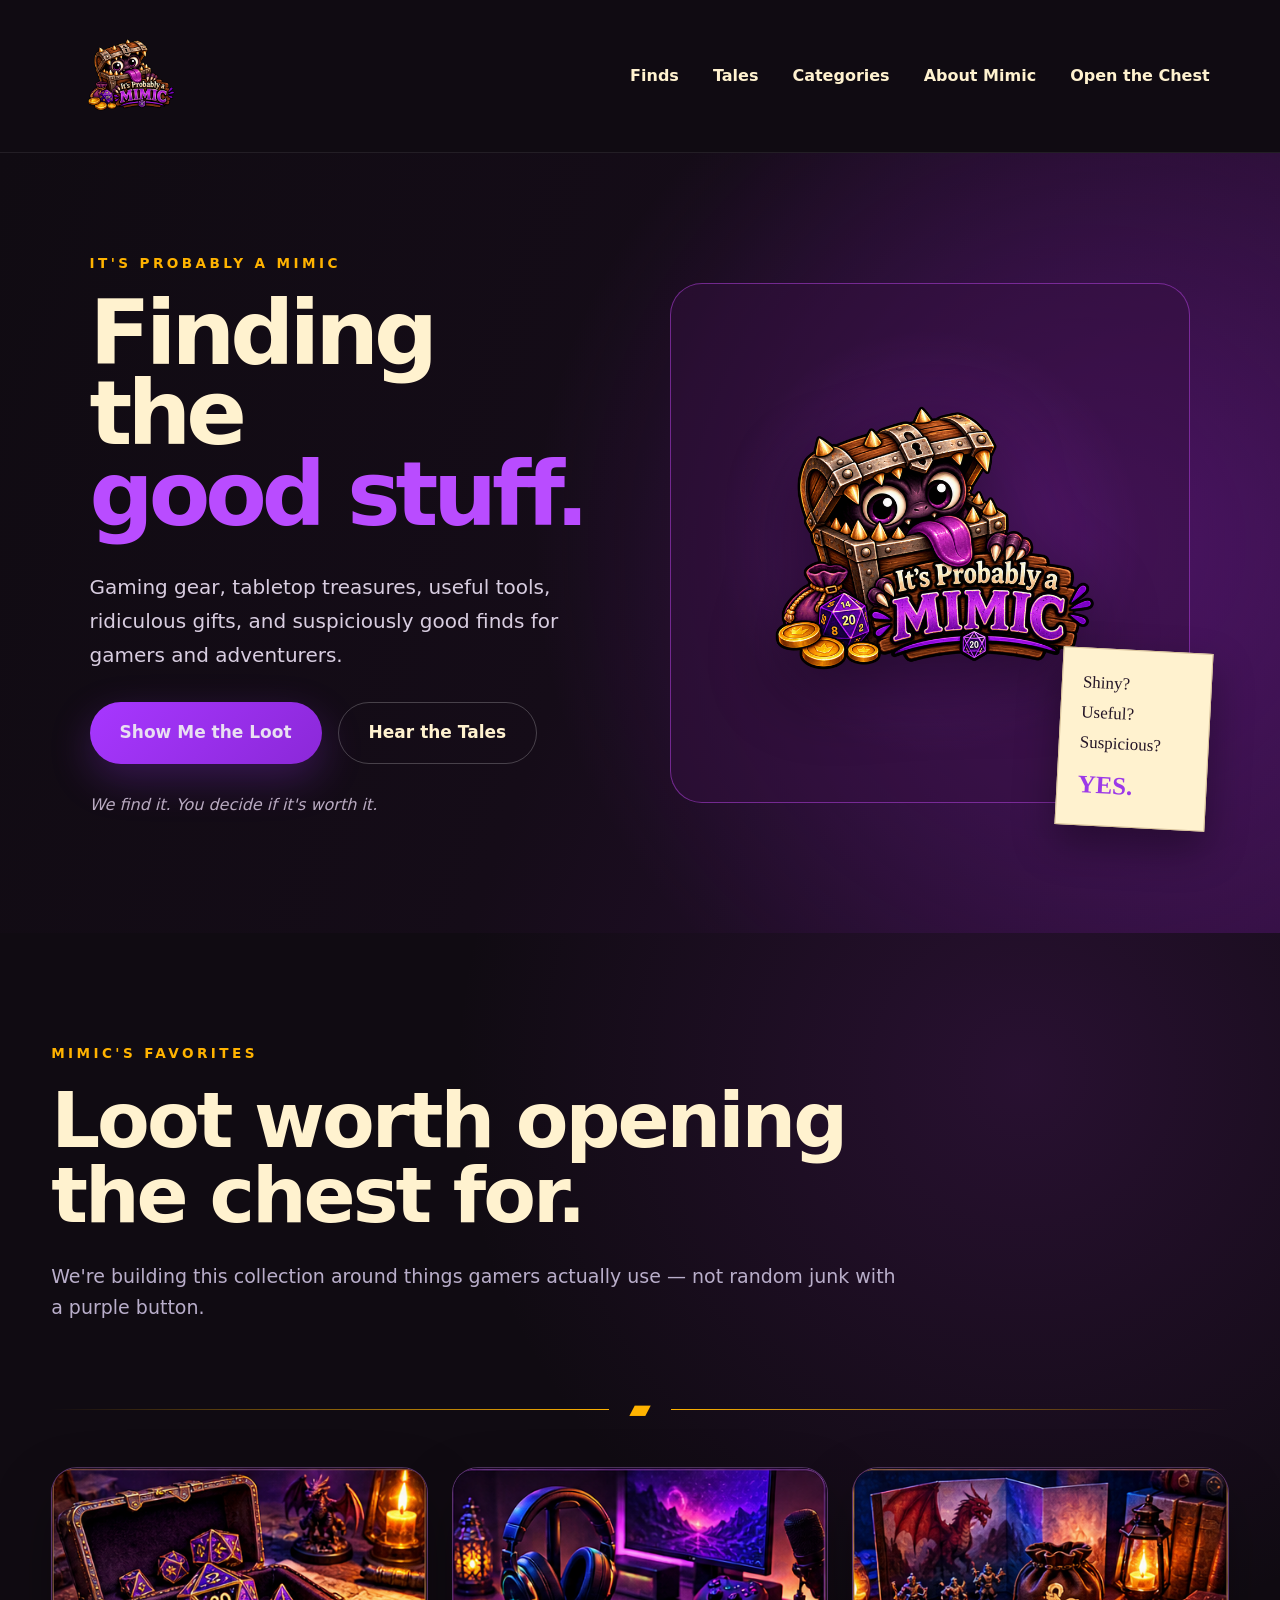
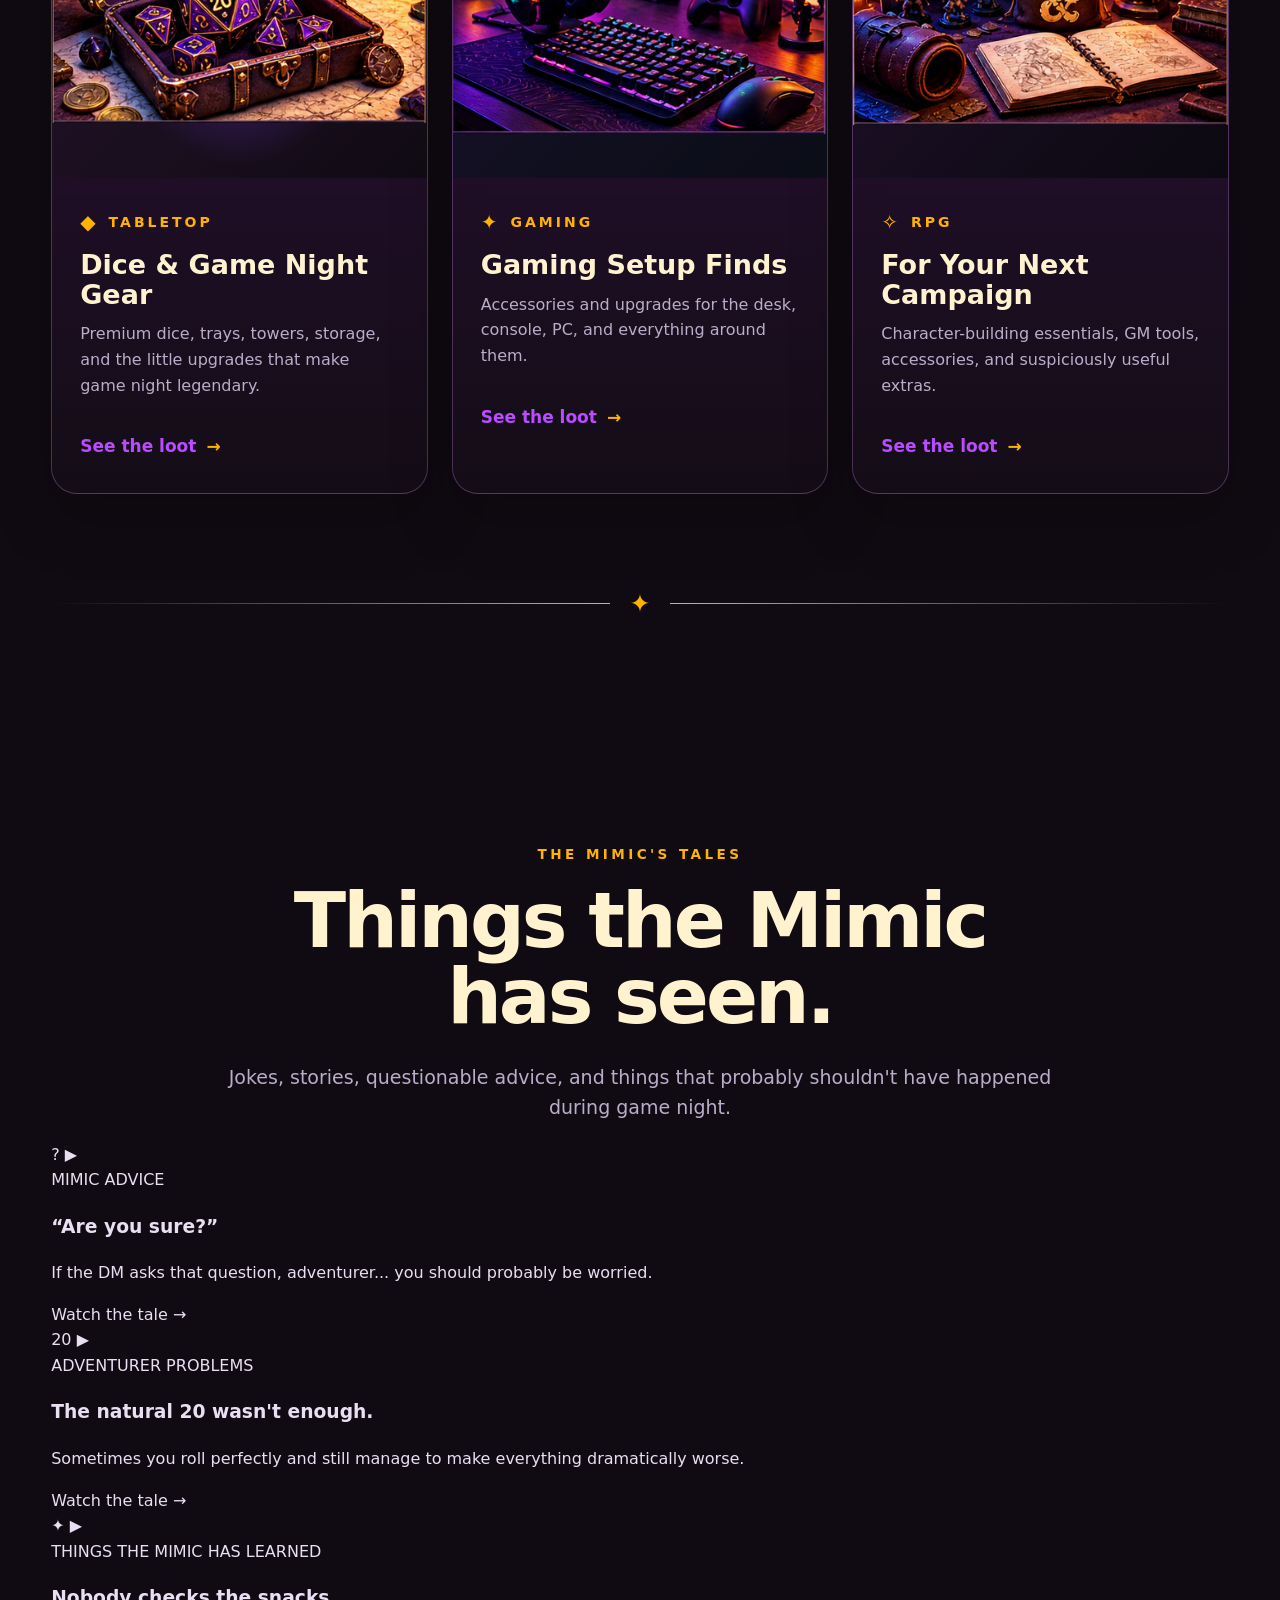
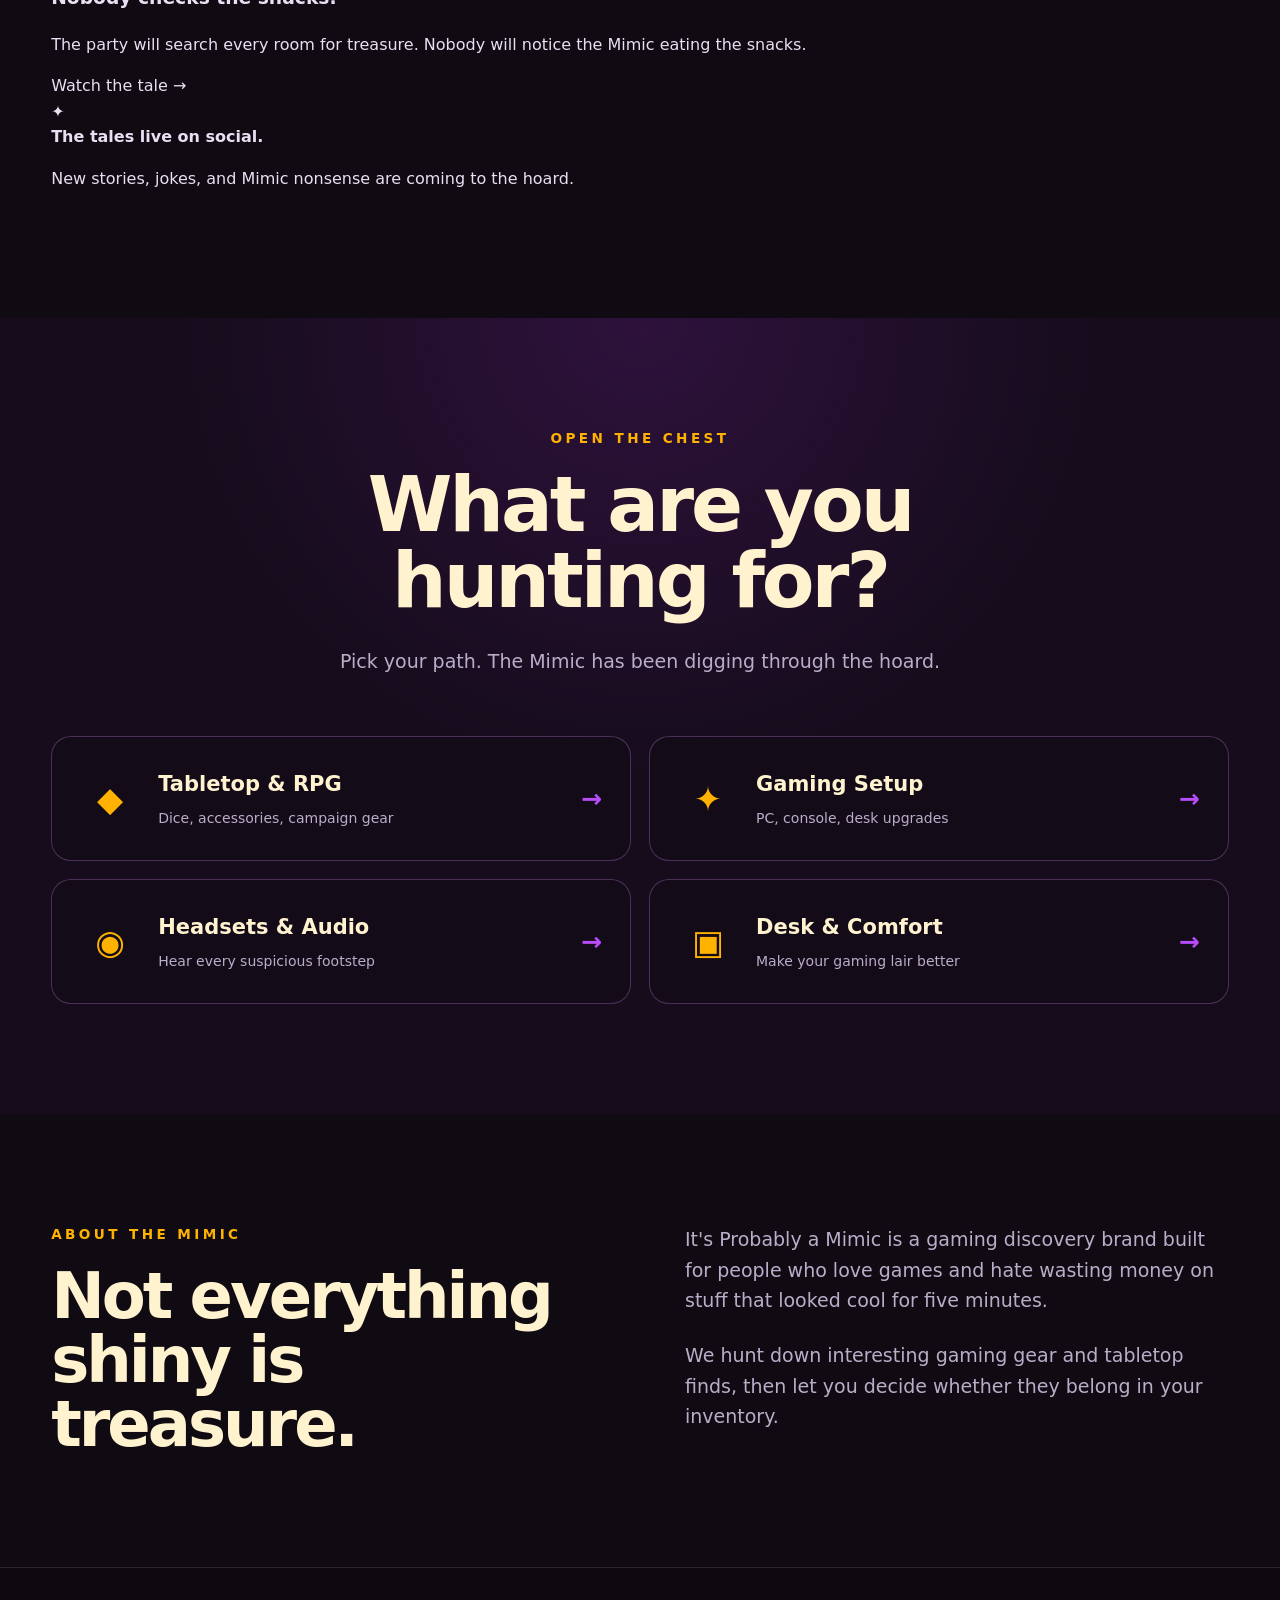
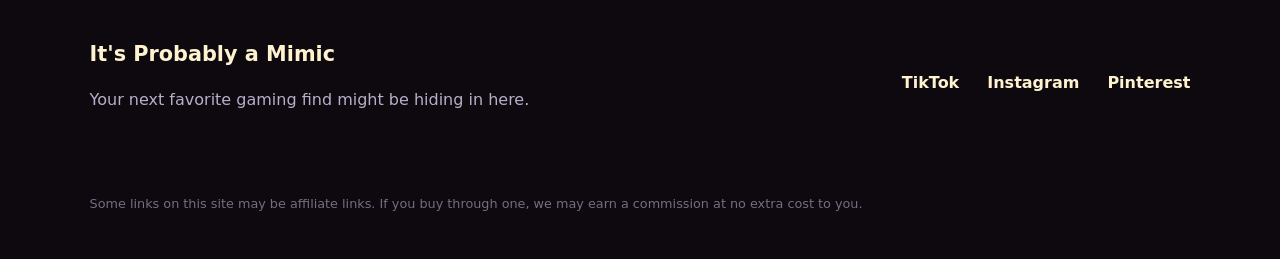
<file: index.html>
<!doctype html>
<html lang="en">
<head>
<meta charset="utf-8">
<meta name="viewport" content="width=device-width, initial-scale=1">

<meta name="description" content="It's Probably a Mimic — gaming gear, tabletop treasures, useful tools, ridiculous gifts, and suspiciously good finds.">

<title>It's Probably a Mimic | Gaming Loot Worth Finding</title>

<link rel="stylesheet" href="styles.css">
</head>

<body>

<header class="site-header">
  <a class="brand" href="#">
    <img src="mimic-logo.png" alt="It's Probably a Mimic">
  </a>

  <nav class="main-nav">
    <a href="#loot">Finds</a>
    <a href="#tales">Tales</a>
    <a href="#categories">Categories</a>
    <a href="#about">About Mimic</a>
    <a class="nav-cta" href="#categories">Open the Chest</a>
  </nav>
</header>


<main>

  <!-- HERO -->
  <section class="hero">

    <div class="hero-copy">

      <p class="eyebrow">IT'S PROBABLY A MIMIC</p>

      <h1>
        Finding the<br>
        <span>good stuff.</span>
      </h1>

      <p class="hero-text">
        Gaming gear, tabletop treasures, useful tools, ridiculous gifts,
        and suspiciously good finds for gamers and adventurers.
      </p>

      <div class="hero-actions">
        <a class="button primary" href="#loot">Show Me the Loot</a>
        <a class="button secondary" href="#tales">Hear the Tales</a>
      </div>

      <p class="hero-note">
        We find it. You decide if it's worth it.
      </p>

    </div>


    <div class="hero-visual">

      <img
        class="hero-mimic"
        src="mimic-logo.png"
        alt="It's Probably a Mimic mascot"
      >

      <div class="mimic-note">
        <span>Shiny?</span>
        <span>Useful?</span>
        <span>Suspicious?</span>
        <strong>YES.</strong>
      </div>

    </div>

  </section>


  <!-- FAVORITES -->
  <section id="loot" class="section loot-section">

    <div class="section-heading">

      <p class="eyebrow">MIMIC'S FAVORITES</p>

      <h2>
        Loot worth opening the
        chest for.
      </h2>

      <p>
        We're building this collection around things gamers actually use —
        not random junk with a purple button.
      </p>

    </div>


    <div class="treasure-divider">
      <span></span>
      <div class="treasure-icon">▰</div>
      <span></span>
    </div>


    <div class="loot-grid">

      <!-- TABLETOP -->
      <article class="loot-card tabletop-card">

        <div class="loot-image tabletop-image">
          <img
            class="loot-card-image"
            src="tabletop-dice-gear.png"
            alt="Tabletop dice and game night gear"
          >
        </div>

        <div class="loot-content">

          <div class="loot-label">
            <span class="loot-symbol">◆</span>
            <span>TABLETOP</span>
          </div>

          <h3>Dice &amp; Game Night Gear</h3>

          <p>
            Premium dice, trays, towers, storage, and the little upgrades
            that make game night legendary.
          </p>

          <a
            href="https://fanrolldice.com/itsprobablyamimic"
            class="text-link"
            target="_blank"
            rel="noopener noreferrer"
          >
            See the loot <span>→</span>
          </a>

        </div>

      </article>


      <!-- GAMING -->
      <article class="loot-card gaming-card">

        <div class="loot-image gaming-image">
          <img
            class="loot-card-image"
            src="gaming-setup-finds.png"
            alt="Gaming setup and gaming accessories"
          >
        </div>

        <div class="loot-content">

          <div class="loot-label">
            <span class="loot-symbol">✦</span>
            <span>GAMING</span>
          </div>

          <h3>Gaming Setup Finds</h3>

          <p>
            Accessories and upgrades for the desk, console, PC,
            and everything around them.
          </p>

          <a
            href="https://baileywiki.com?fpr=i6c6bt"
            class="text-link"
            target="_blank"
            rel="noopener noreferrer"
          >
            See the loot <span>→</span>
          </a>

        </div>

      </article>


      <!-- RPG -->
      <article class="loot-card rpg-card">

        <div class="loot-image rpg-image">
          <img
            class="loot-card-image"
            src="rpg-campaign-finds.png"
            alt="RPG campaign gear and tabletop accessories"
          >
        </div>

        <div class="loot-content">

          <div class="loot-label">
            <span class="loot-symbol">✧</span>
            <span>RPG</span>
          </div>

          <h3>For Your Next Campaign</h3>

          <p>
            Character-building essentials, GM tools, accessories,
            and suspiciously useful extras.
          </p>

          <a
            href="https://minva-tabletop-design-co.myshopify.com/?ref=MIMIC"
            class="text-link"
            target="_blank"
            rel="noopener noreferrer"
          >
            See the loot <span>→</span>
          </a>

        </div>

      </article>

    </div>


    <div class="section-transition">
      <span></span>
      <div>✦</div>
      <span></span>
    </div>

  </section>


  <!-- THE MIMIC'S TALES -->
  <section id="tales" class="section tales-section">

    <div class="section-heading centered">

      <p class="eyebrow">THE MIMIC'S TALES</p>

      <h2>
        Things the Mimic has seen.
      </h2>

      <p>
        Jokes, stories, questionable advice, and things that probably
        shouldn't have happened during game night.
      </p>

    </div>


    <div class="tales-grid">

      <!-- TALE 1 -->
      <article class="tale-card">

        <div class="tale-art tale-art-chest">
          <span class="tale-art-symbol">?</span>
          <span class="tale-play">▶</span>
        </div>

        <div class="tale-content">

          <span class="tale-label">MIMIC ADVICE</span>

          <h3>
            “Are you sure?”
          </h3>

          <p>
            If the DM asks that question, adventurer...
            you should probably be worried.
          </p>

          <a href="#" class="tale-link">
            Watch the tale <span>→</span>
          </a>

        </div>

      </article>


      <!-- TALE 2 -->
      <article class="tale-card">

        <div class="tale-art tale-art-dice">
          <span class="tale-art-symbol">20</span>
          <span class="tale-play">▶</span>
        </div>

        <div class="tale-content">

          <span class="tale-label">ADVENTURER PROBLEMS</span>

          <h3>
            The natural 20 wasn't enough.
          </h3>

          <p>
            Sometimes you roll perfectly and still manage
            to make everything dramatically worse.
          </p>

          <a href="#" class="tale-link">
            Watch the tale <span>→</span>
          </a>

        </div>

      </article>


      <!-- TALE 3 -->
      <article class="tale-card">

        <div class="tale-art tale-art-party">
          <span class="tale-art-symbol">✦</span>
          <span class="tale-play">▶</span>
        </div>

        <div class="tale-content">

          <span class="tale-label">THINGS THE MIMIC HAS LEARNED</span>

          <h3>
            Nobody checks the snacks.
          </h3>

          <p>
            The party will search every room for treasure.
            Nobody will notice the Mimic eating the snacks.
          </p>

          <a href="#" class="tale-link">
            Watch the tale <span>→</span>
          </a>

        </div>

      </article>

    </div>


    <div class="tales-social-note">

      <span class="tales-social-icon">✦</span>

      <div>
        <strong>The tales live on social.</strong>
        <p>
          New stories, jokes, and Mimic nonsense are coming to the hoard.
        </p>
      </div>

    </div>

  </section>


  <!-- CATEGORIES -->
  <section id="categories" class="section categories-section">

    <div class="section-heading centered">

      <p class="eyebrow">OPEN THE CHEST</p>

      <h2>What are you hunting for?</h2>

      <p>
        Pick your path. The Mimic has been digging through the hoard.
      </p>

    </div>


    <div class="category-grid">

      <a
        href="https://fanrolldice.com/itsprobablyamimic"
        class="category-card"
        target="_blank"
        rel="noopener noreferrer"
      >
        <div class="category-icon">◆</div>
        <div>
          <strong>Tabletop &amp; RPG</strong>
          <span>Dice, accessories, campaign gear</span>
        </div>
        <b>→</b>
      </a>


      <a
        href="https://baileywiki.com?fpr=i6c6bt"
        class="category-card"
        target="_blank"
        rel="noopener noreferrer"
      >
        <div class="category-icon">✦</div>
        <div>
          <strong>Gaming Setup</strong>
          <span>PC, console, desk upgrades</span>
        </div>
        <b>→</b>
      </a>


      <a
        href="https://baileywiki.com?fpr=i6c6bt"
        class="category-card"
        target="_blank"
        rel="noopener noreferrer"
      >
        <div class="category-icon">◉</div>
        <div>
          <strong>Headsets &amp; Audio</strong>
          <span>Hear every suspicious footstep</span>
        </div>
        <b>→</b>
      </a>


      <a
        href="https://baileywiki.com?fpr=i6c6bt"
        class="category-card"
        target="_blank"
        rel="noopener noreferrer"
      >
        <div class="category-icon">▣</div>
        <div>
          <strong>Desk &amp; Comfort</strong>
          <span>Make your gaming lair better</span>
        </div>
        <b>→</b>
      </a>

    </div>

  </section>


  <!-- ABOUT -->
  <section id="about" class="about section">

    <div class="about-heading">

      <p class="eyebrow">ABOUT THE MIMIC</p>

      <h2>
        Not everything shiny
        is treasure.
      </h2>

    </div>

    <div class="about-copy">

      <p>
        It's Probably a Mimic is a gaming discovery brand built for
        people who love games and hate wasting money on stuff that
        looked cool for five minutes.
      </p>

      <p>
        We hunt down interesting gaming gear and tabletop finds,
        then let you decide whether they belong in your inventory.
      </p>

    </div>

  </section>

</main>


<footer>

  <div class="footer-brand">

    <strong>It's Probably a Mimic</strong>

    <p>
      Your next favorite gaming find might be hiding in here.
    </p>

  </div>


  <div class="footer-links">

    <a href="#">TikTok</a>
    <a href="#">Instagram</a>
    <a href="#">Pinterest</a>

  </div>


  <p class="disclosure">
    Some links on this site may be affiliate links.
    If you buy through one, we may earn a commission at no extra cost to you.
  </p>

</footer>

</body>
</html>
</file>
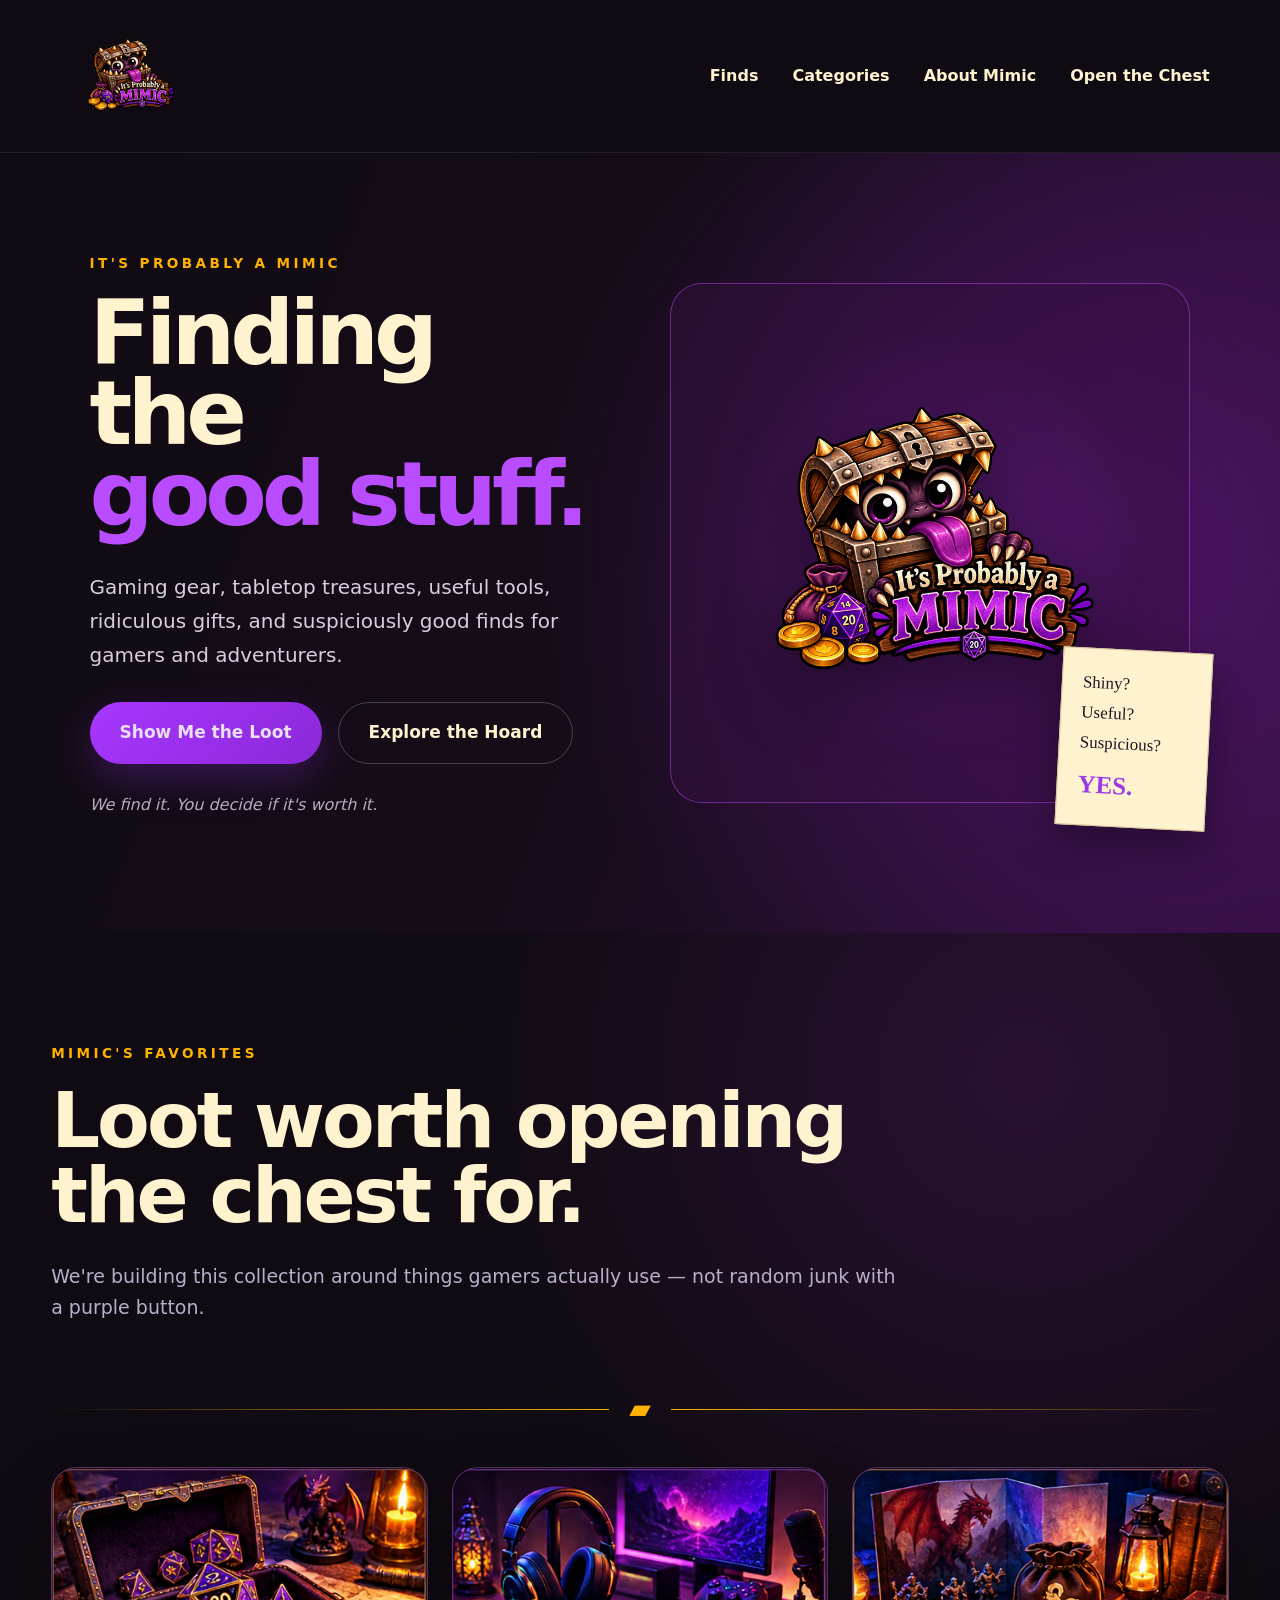
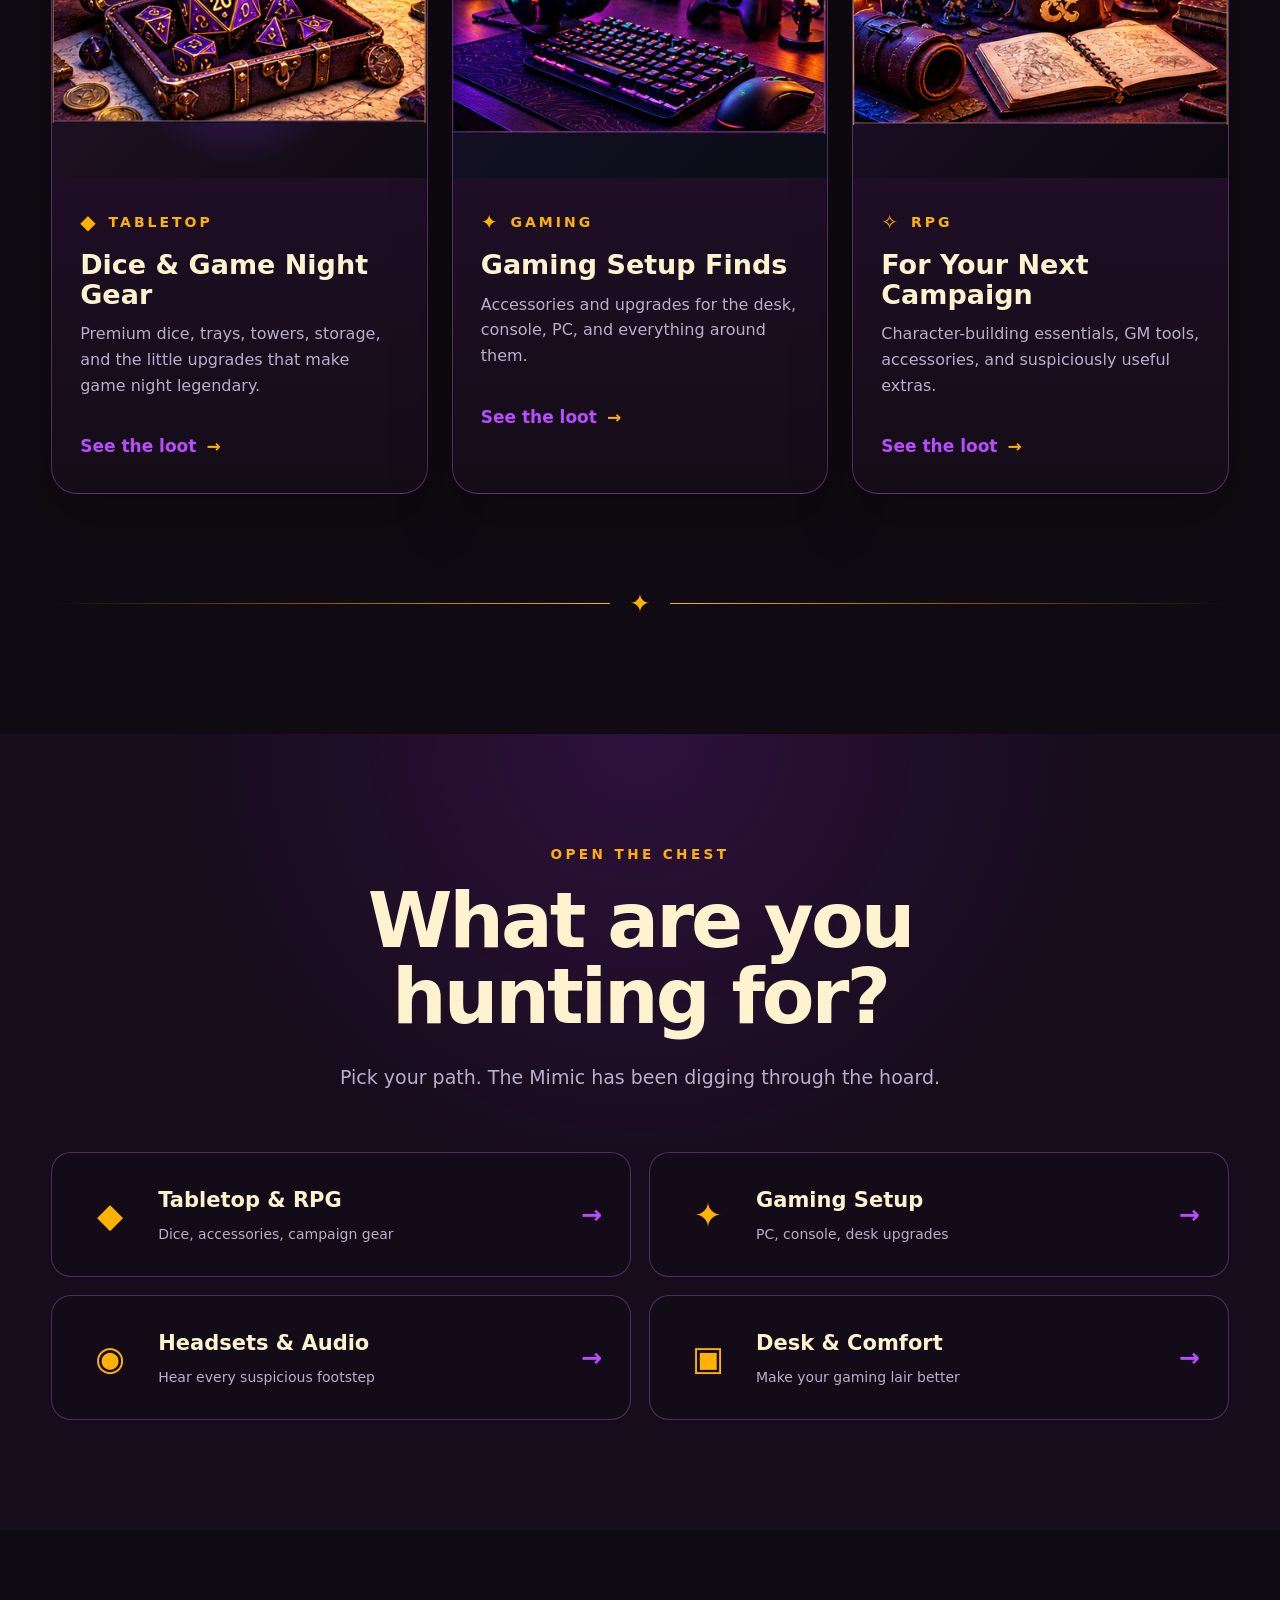
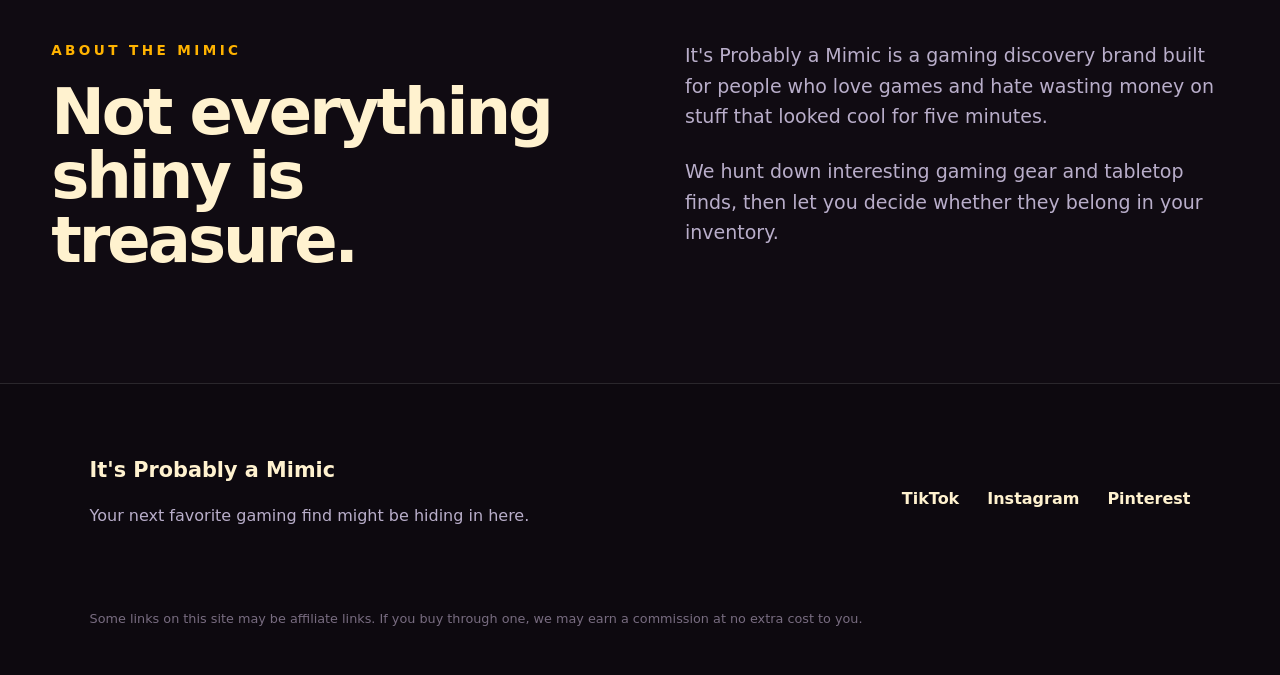
<file: finds.html>
<!doctype html>
<html lang="en">
<head>
<meta charset="utf-8">
<meta name="viewport" content="width=device-width, initial-scale=1">

<meta name="description" content="It's Probably a Mimic — gaming gear, tabletop treasures, useful tools, ridiculous gifts, and suspiciously good finds.">

<title>It's Probably a Mimic | Gaming Loot Worth Finding</title>

<link rel="stylesheet" href="styles.css">
</head>

<body>

<header class="site-header">
  <a class="brand" href="#">
    <img src="mimic-logo.png" alt="It's Probably a Mimic">
  </a>

  <nav class="main-nav">
    <a href="#loot">Finds</a>
    <a href="#categories">Categories</a>
    <a href="#about">About Mimic</a>
    <a class="nav-cta" href="#categories">Open the Chest</a>
  </nav>
</header>


<main>

  <!-- HERO -->
  <section class="hero">

    <div class="hero-copy">

      <p class="eyebrow">IT'S PROBABLY A MIMIC</p>

      <h1>
        Finding the<br>
        <span>good stuff.</span>
      </h1>

      <p class="hero-text">
        Gaming gear, tabletop treasures, useful tools, ridiculous gifts,
        and suspiciously good finds for gamers and adventurers.
      </p>

      <div class="hero-actions">
        <a class="button primary" href="#loot">Show Me the Loot</a>
        <a class="button secondary" href="#categories">Explore the Hoard</a>
      </div>

      <p class="hero-note">
        We find it. You decide if it's worth it.
      </p>

    </div>


    <div class="hero-visual">

      <img
        class="hero-mimic"
        src="mimic-logo.png"
        alt="It's Probably a Mimic mascot"
      >

      <div class="mimic-note">
        <span>Shiny?</span>
        <span>Useful?</span>
        <span>Suspicious?</span>
        <strong>YES.</strong>
      </div>

    </div>

  </section>


  <!-- FAVORITES -->
  <section id="loot" class="section loot-section">

    <div class="section-heading">

      <p class="eyebrow">MIMIC'S FAVORITES</p>

      <h2>
        Loot worth opening the
        chest for.
      </h2>

      <p>
        We're building this collection around things gamers actually use —
        not random junk with a purple button.
      </p>

    </div>


    <div class="treasure-divider">
      <span></span>
      <div class="treasure-icon">▰</div>
      <span></span>
    </div>


    <div class="loot-grid">

      <!-- TABLETOP -->
      <article class="loot-card tabletop-card">

        <div class="loot-image tabletop-image">
          <img
            src="tabletop-dice-gear.png"
            alt="Tabletop dice and game night gear"
          >
        </div>

        <div class="loot-content">

          <div class="loot-label">
            <span class="loot-symbol">◆</span>
            <span>TABLETOP</span>
          </div>

          <h3>Dice &amp; Game Night Gear</h3>

          <p>
            Premium dice, trays, towers, storage, and the little upgrades
            that make game night legendary.
          </p>

          <a
            href="https://fanrolldice.com/itsprobablyamimic"
            class="text-link"
            target="_blank"
            rel="noopener noreferrer"
          >
            See the loot <span>→</span>
          </a>

        </div>

      </article>


      <!-- GAMING -->
      <article class="loot-card gaming-card">

        <div class="loot-image gaming-image">
          <img
            src="gaming-setup-finds.png"
            alt="Gaming setup gear"
          >
        </div>

        <div class="loot-content">

          <div class="loot-label">
            <span class="loot-symbol">✦</span>
            <span>GAMING</span>
          </div>

          <h3>Gaming Setup Finds</h3>

          <p>
            Accessories and upgrades for the desk, console, PC,
            and everything around them.
          </p>

          <a
            href="#categories"
            class="text-link"
          >
            See the loot <span>→</span>
          </a>

        </div>

      </article>


      <!-- RPG -->
      <article class="loot-card rpg-card">

        <div class="loot-image rpg-image">
          <img
            src="rpg-campaign-finds.png"
            alt="Tabletop RPG campaign gear"
          >
        </div>

        <div class="loot-content">

          <div class="loot-label">
            <span class="loot-symbol">✧</span>
            <span>RPG</span>
          </div>

          <h3>For Your Next Campaign</h3>

          <p>
            Character-building essentials, GM tools, accessories,
            and suspiciously useful extras.
          </p>

          <a
            href="https://minva-tabletop-design-co.myshopify.com/?ref=MIMIC"
            class="text-link"
            target="_blank"
            rel="noopener noreferrer"
          >
            See the loot <span>→</span>
          </a>

        </div>

      </article>

    </div>


    <div class="section-transition">

      <span></span>
      <div>✦</div>
      <span></span>

    </div>

  </section>


  <!-- CATEGORIES -->
  <section id="categories" class="section categories-section">

    <div class="section-heading centered">

      <p class="eyebrow">OPEN THE CHEST</p>

      <h2>What are you hunting for?</h2>

      <p>
        Pick your path. The Mimic has been digging through the hoard.
      </p>

    </div>


    <div class="category-grid">

      <a href="#loot" class="category-card">
        <div class="category-icon">◆</div>
        <div>
          <strong>Tabletop &amp; RPG</strong>
          <span>Dice, accessories, campaign gear</span>
        </div>
        <b>→</b>
      </a>


      <a href="#loot" class="category-card">
        <div class="category-icon">✦</div>
        <div>
          <strong>Gaming Setup</strong>
          <span>PC, console, desk upgrades</span>
        </div>
        <b>→</b>
      </a>


      <a href="#loot" class="category-card">
        <div class="category-icon">◉</div>
        <div>
          <strong>Headsets &amp; Audio</strong>
          <span>Hear every suspicious footstep</span>
        </div>
        <b>→</b>
      </a>


      <a href="#loot" class="category-card">
        <div class="category-icon">▣</div>
        <div>
          <strong>Desk &amp; Comfort</strong>
          <span>Make your gaming lair better</span>
        </div>
        <b>→</b>
      </a>

    </div>

  </section>


  <!-- ABOUT -->
  <section id="about" class="about section">

    <div class="about-heading">

      <p class="eyebrow">ABOUT THE MIMIC</p>

      <h2>
        Not everything shiny
        is treasure.
      </h2>

    </div>

    <div class="about-copy">

      <p>
        It's Probably a Mimic is a gaming discovery brand built for
        people who love games and hate wasting money on stuff that
        looked cool for five minutes.
      </p>

      <p>
        We hunt down interesting gaming gear and tabletop finds,
        then let you decide whether they belong in your inventory.
      </p>

    </div>

  </section>

</main>


<footer>

  <div class="footer-brand">

    <strong>It's Probably a Mimic</strong>

    <p>
      Your next favorite gaming find might be hiding in here.
    </p>

  </div>


  <div class="footer-links">

    <a href="#">TikTok</a>
    <a href="#">Instagram</a>
    <a href="#">Pinterest</a>

  </div>


  <p class="disclosure">
    Some links on this site may be affiliate links.
    If you buy through one, we may earn a commission at no extra cost to you.
  </p>

</footer>

</body>
</html>
</file>
<file: styles.css>
:root {
    --ink: #100b12;
    --ink-soft: #17101b;
    --purple: #a83cff;
    --purple-bright: #b94cff;
    --purple-dark: #351344;
    --gold: #ffb300;
    --cream: #fff2cf;
    --text: #e9dff2;
    --muted: #b9aeca;
    --line: rgba(255,255,255,.12);
    --card: #18101d;
    --card-light: #21132a;
    --max: 1380px;
}


/* =================================
   RESET
================================= */

* {
    box-sizing: border-box;
}

html {
    scroll-behavior: smooth;
}

body {
    margin: 0;
    background: var(--ink);
    color: var(--text);
    font-family:
        Inter,
        ui-sans-serif,
        system-ui,
        -apple-system,
        BlinkMacSystemFont,
        "Segoe UI",
        sans-serif;
    line-height: 1.6;
}

a {
    color: inherit;
    text-decoration: none;
}

button {
    font: inherit;
}

img {
    max-width: 100%;
    display: block;
}


/* =================================
   HEADER
================================= */

.site-header {
    min-height: 100px;
    padding: 16px 5.5%;
    display: flex;
    align-items: center;
    justify-content: space-between;
    border-bottom: 1px solid rgba(255,255,255,.08);
    background: #100b12;
    position: relative;
    z-index: 10;
}

.brand img {
    width: 120px;
    height: auto;
}

.main-nav {
    display: flex;
    align-items: center;
    gap: 34px;
}

.main-nav a {
    font-weight: 700;
    color: var(--cream);
    transition: .2s ease;
}

.main-nav a:hover,
.main-nav a.active {
    color: var(--purple-bright);
}

.nav-button {
    border: 1px solid var(--gold);
    padding: 12px 22px;
    border-radius: 999px;
    color: var(--cream) !important;
}

.nav-button:hover {
    background: var(--gold);
    color: var(--ink) !important;
}


/* =================================
   EYEBROW
================================= */

.eyebrow {
    margin: 0 0 18px;
    color: var(--gold);
    font-size: .85rem;
    font-weight: 900;
    letter-spacing: .25em;
    text-transform: uppercase;
}


/* =================================
   HERO
================================= */

.hero {
    min-height: 720px;
    padding: 100px 7%;
    display: grid;
    grid-template-columns: 1fr 1fr;
    align-items: center;
    gap: 60px;
    background:
        radial-gradient(
            circle at 85% 50%,
            rgba(126, 27, 172, 0.42),
            transparent 48%
        ),
        linear-gradient(
            110deg,
            #100b12 0%,
            #150c18 48%,
            #30103d 100%
        );
}

.hero-copy {
    max-width: 720px;
}

.hero h1 {
    margin: 0;
    color: var(--cream);
    font-size: clamp(70px, 7vw, 120px);
    line-height: .9;
    letter-spacing: -5px;
    font-weight: 900;
}

.hero h1 span {
    color: var(--purple-bright);
}

.hero-text {
    max-width: 670px;
    margin: 35px 0 30px;
    color: #d8cde0;
    font-size: 20px;
    line-height: 1.7;
}

.hero-actions {
    display: flex;
    gap: 16px;
    flex-wrap: wrap;
}

.button {
    display: inline-flex;
    align-items: center;
    justify-content: center;
    min-height: 62px;
    padding: 0 30px;
    border-radius: 999px;
    font-weight: 900;
    font-size: 17px;
    transition:
        transform .2s ease,
        box-shadow .2s ease,
        background .2s ease;
}

.button:hover {
    transform: translateY(-3px);
}

.button.primary {
    background: linear-gradient(
        135deg,
        #a737ff,
        #8b28d8
    );
    box-shadow: 0 15px 40px rgba(163, 55, 255, 0.25);
}

.button.primary:hover {
    background: var(--purple-bright);
}

.button.secondary {
    border: 1px solid rgba(255,255,255,.22);
    color: var(--cream);
}

.button.secondary:hover {
    border-color: var(--purple-bright);
}

.hero-note {
    margin-top: 28px;
    color: #b8a9c0;
    font-style: italic;
}


/* =================================
   HERO MIMIC
================================= */

.hero-visual {
    position: relative;
    min-height: 520px;
    border: 1px solid rgba(205, 74, 255, 0.45);
    border-radius: 32px;
    display: flex;
    align-items: center;
    justify-content: center;
    background:
        radial-gradient(
            circle at center,
            rgba(155, 44, 206, 0.28),
            transparent 58%
        ),
        rgba(54, 17, 65, 0.45);
    overflow: visible;
}

.hero-mimic {
    width: min(85%, 520px);
    filter:
        drop-shadow(0 25px 35px rgba(0,0,0,.45));
}

.mimic-note {
    position: absolute;
    right: -20px;
    bottom: -25px;
    width: 150px;
    padding: 20px;
    display: flex;
    flex-direction: column;
    gap: 3px;
    background: var(--cream);
    color: #241526;
    border: 1px solid #d8c29a;
    box-shadow: 0 18px 40px rgba(0,0,0,.35);
    transform: rotate(3deg);
    font-family: Georgia, serif;
    font-size: 17px;
}

.mimic-note strong {
    margin-top: 5px;
    color: #9c39e8;
    font-size: 25px;
}


/* =================================
   GENERAL SECTIONS
================================= */

.section {
    padding: 110px 4%;
}

.section-heading {
    max-width: 850px;
}

.section-heading h2,
.loot-section-title h2 {
    margin: 0;
    color: var(--cream);
    font-size: clamp(52px, 6vw, 86px);
    line-height: .98;
    letter-spacing: -3px;
}

.section-heading > p:last-child {
    max-width: 850px;
    margin-top: 28px;
    color: var(--muted);
    font-size: 19px;
}


/* =================================
   HOMEPAGE LOOT SECTION
================================= */

.loot-section {
    background:
        radial-gradient(
            circle at 80% 10%,
            rgba(104, 30, 130, 0.28),
            transparent 35%
        ),
        #100b12;
}

.treasure-divider {
    display: flex;
    align-items: center;
    gap: 20px;
    margin: 65px 0 35px;
}

.treasure-divider span {
    height: 1px;
    flex: 1;
    background: linear-gradient(
        90deg,
        transparent,
        var(--gold)
    );
}

.treasure-divider span:last-child {
    background: linear-gradient(
        90deg,
        var(--gold),
        transparent
    );
}

.treasure-icon {
    color: var(--gold);
    font-size: 28px;
}


/* =================================
   HOMEPAGE LOOT CARDS
================================= */

.loot-grid {
    display: grid;
    grid-template-columns: repeat(3, 1fr);
    gap: 24px;
}

.loot-card {
    overflow: hidden;
    border: 1px solid var(--border, rgba(214,143,255,.28));
    border-radius: 26px;
    background:
        linear-gradient(
            180deg,
            rgba(46, 17, 57, 0.9),
            rgba(20, 13, 23, 0.98)
        );
    box-shadow:
        0 25px 60px rgba(0,0,0,0.25);
    transition:
        transform 0.25s ease,
        border-color 0.25s ease;
}

.loot-card:hover {
    transform: translateY(-7px);
    border-color: var(--purple-bright);
}

.loot-image {
    position: relative;
    height: 310px;
    overflow: hidden;
}

.tabletop-image {
    background:
        radial-gradient(
            circle at 50% 60%,
            rgba(139, 55, 255, 0.38),
            transparent 42%
        ),
        linear-gradient(
            135deg,
            #25132c,
            #100b13
        );
}

.gaming-image {
    background:
        radial-gradient(
            circle at 50% 45%,
            rgba(0, 174, 255, 0.28),
            transparent 35%
        ),
        linear-gradient(
            135deg,
            #17122a,
            #0b0d17
        );
}

.rpg-image {
    background:
        radial-gradient(
            circle at 50% 50%,
            rgba(128, 44, 214, 0.42),
            transparent 40%
        ),
        linear-gradient(
            135deg,
            #21112d,
            #0b0910
        );
}


/* =================================
   HOMEPAGE TABLETOP ART
================================= */

.dice-scene {
    position: absolute;
    inset: 0;
}

.dice {
    position: absolute;
    display: grid;
    place-items: center;
    border: 3px solid #d5b7ff;
    background:
        linear-gradient(
            135deg,
            #2b0a4a,
            #8d2ed2
        );
    color: #fff;
    font-weight: 900;
    box-shadow:
        0 15px 30px rgba(0,0,0,0.4),
        0 0 25px rgba(167, 55, 255, 0.3);
}

.d20 {
    width: 125px;
    height: 125px;
    left: 25%;
    top: 25%;
    clip-path: polygon(
        50% 0%,
        94% 28%,
        78% 88%,
        22% 88%,
        6% 28%
    );
    font-size: 32px;
}

.d12 {
    width: 82px;
    height: 82px;
    right: 21%;
    top: 18%;
    clip-path: polygon(
        50% 0%,
        100% 25%,
        90% 78%,
        50% 100%,
        10% 78%,
        0% 25%
    );
}

.d8 {
    width: 75px;
    height: 75px;
    left: 13%;
    bottom: 17%;
    clip-path: polygon(
        50% 0%,
        100% 50%,
        50% 100%,
        0% 50%
    );
}

.d6 {
    width: 70px;
    height: 70px;
    right: 12%;
    bottom: 19%;
    border-radius: 16px;
    transform: rotate(14deg);
}

.dice-glow {
    position: absolute;
    width: 280px;
    height: 100px;
    left: 50%;
    bottom: 20px;
    transform: translateX(-50%);
    background: rgba(143, 44, 255, 0.3);
    filter: blur(35px);
}


/* =================================
   HOMEPAGE GAMING ART
================================= */

.gaming-scene {
    position: absolute;
    inset: 0;
}

.gaming-scene .monitor {
    position: absolute;
    width: 180px;
    height: 115px;
    left: 50%;
    top: 34px;
    transform: translateX(-50%);
    border: 7px solid #25243c;
    border-radius: 8px;
    background: #090a12;
    box-shadow: 0 0 35px rgba(114, 57, 255, 0.4);
}

.monitor-screen {
    width: 100%;
    height: 100%;
    background:
        radial-gradient(
            circle at 50% 45%,
            #b43cff,
            #1b0d38 55%,
            #080913
        );
}

.headset {
    position: absolute;
    left: 28px;
    top: 75px;
    width: 100px;
    height: 105px;
}

.headband {
    position: absolute;
    width: 76px;
    height: 76px;
    left: 12px;
    top: 0;
    border: 8px solid #d7d7ef;
    border-bottom: 0;
    border-radius: 60px 60px 0 0;
}

.ear {
    position: absolute;
    top: 56px;
    width: 30px;
    height: 44px;
    border-radius: 9px;
    background: #c6c6e4;
}

.left-ear {
    left: 4px;
}

.right-ear {
    right: 4px;
}

.gaming-scene .keyboard {
    position: absolute;
    left: 50%;
    bottom: 35px;
    width: 220px;
    height: 70px;
    padding: 10px;
    display: grid;
    grid-template-columns: repeat(6, 1fr);
    gap: 6px;
    transform: translateX(-50%) perspective(200px) rotateX(35deg);
    border-radius: 9px;
    background: #171728;
    box-shadow: 0 20px 30px rgba(0,0,0,0.5);
}

.gaming-scene .keyboard i {
    border-radius: 3px;
    background: #7f36a8;
    box-shadow: 0 0 8px rgba(181, 60, 255, 0.6);
}

.controller {
    position: absolute;
    right: 35px;
    bottom: 45px;
    width: 90px;
    height: 55px;
    border-radius: 30px;
    background: #262638;
    transform: rotate(-10deg);
}

.controller span {
    position: absolute;
    width: 12px;
    height: 12px;
    border-radius: 50%;
    background: #a43dff;
}

.controller span:first-child {
    left: 22px;
    top: 20px;
}

.controller span:last-child {
    right: 22px;
    top: 15px;
}


/* =================================
   HOMEPAGE RPG ART
================================= */

.rpg-scene {
    position: absolute;
    inset: 0;
}

.book {
    position: absolute;
    width: 190px;
    height: 125px;
    left: 50%;
    top: 115px;
    border: 5px solid #4d261e;
    border-radius: 5px;
    background:
        linear-gradient(
            135deg,
            #782e35,
            #c66a39
        );
    box-shadow: 0 20px 30px rgba(0,0,0,0.45);
}

.book-back {
    transform: translateX(-40%) rotate(-7deg);
}

.book-front {
    transform: translateX(-60%) rotate(8deg);
    background:
        linear-gradient(
            135deg,
            #8d3b48,
            #d37d45
        );
}

.dragon-silhouette {
    position: absolute;
    left: 50%;
    top: 125px;
    transform: translateX(-50%);
    font-size: 90px;
    filter: drop-shadow(0 8px 10px rgba(0,0,0,0.5));
}

.lantern {
    position: absolute;
    left: 35px;
    bottom: 30px;
    width: 60px;
    height: 90px;
    border: 5px solid #d28c3d;
    border-radius: 12px;
    background: rgba(255, 166, 55, 0.12);
}

.lantern span {
    position: absolute;
    width: 25px;
    height: 45px;
    left: 50%;
    top: 20px;
    transform: translateX(-50%);
    border-radius: 50%;
    background: #ffbd4b;
    box-shadow: 0 0 30px #ff9d2e;
}

.potion {
    position: absolute;
    right: 45px;
    bottom: 35px;
    width: 55px;
    height: 70px;
    border-radius: 20px 20px 25px 25px;
    background: #7422b0;
    box-shadow: 0 0 25px rgba(180, 55, 255, 0.55);
}

.potion span {
    position: absolute;
    left: 14px;
    top: -20px;
    width: 27px;
    height: 25px;
    border-radius: 5px;
    background: #9f7548;
}


/* =================================
   HOMEPAGE CARD CONTENT
================================= */

.loot-content {
    padding: 28px 28px 32px;
}

.loot-label {
    display: flex;
    align-items: center;
    gap: 10px;
    color: var(--gold);
    font-size: 14px;
    font-weight: 900;
    letter-spacing: 3px;
}

.loot-symbol {
    font-size: 20px;
}

.loot-content h3 {
    margin: 12px 0;
    color: var(--cream);
    font-size: 27px;
    line-height: 1.1;
}

.loot-content p {
    margin: 0;
    min-height: 90px;
    color: var(--muted);
    font-size: 16px;
}

.text-link {
    display: inline-flex;
    align-items: center;
    gap: 10px;
    margin-top: 22px;
    color: var(--purple-bright);
    font-weight: 900;
    font-size: 17px;
}

.text-link span {
    color: var(--gold);
    transition: transform 0.2s ease;
}

.text-link:hover span {
    transform: translateX(5px);
}

.section-transition {
    display: flex;
    align-items: center;
    gap: 20px;
    margin-top: 90px;
}

.section-transition span {
    flex: 1;
    height: 1px;
    background: linear-gradient(
        90deg,
        transparent,
        var(--gold)
    );
}

.section-transition span:last-child {
    background: linear-gradient(
        90deg,
        var(--gold),
        transparent
    );
}

.section-transition div {
    color: var(--gold);
    font-size: 25px;
}


/* =================================
   CATEGORIES
================================= */

.categories-section {
    background:
        radial-gradient(
            circle at 50% 0,
            rgba(102, 30, 135, 0.3),
            transparent 45%
        ),
        #160c1c;
}

.centered {
    margin: 0 auto;
    text-align: center;
}

.centered > p:last-child {
    margin-left: auto;
    margin-right: auto;
}

.category-grid {
    max-width: 1200px;
    margin: 60px auto 0;
    display: grid;
    grid-template-columns: repeat(2, 1fr);
    gap: 18px;
}

.category-card {
    min-height: 125px;
    padding: 24px 28px;
    display: grid;
    grid-template-columns: 60px 1fr auto;
    align-items: center;
    gap: 18px;
    border: 1px solid rgba(214,143,255,.28);
    border-radius: 20px;
    background: rgba(20, 12, 24, 0.72);
    transition:
        transform 0.2s ease,
        border-color 0.2s ease;
}

.category-card:hover {
    transform: translateY(-4px);
    border-color: var(--gold);
}

.category-icon {
    color: var(--gold);
    font-size: 34px;
    text-align: center;
}

.category-card strong {
    display: block;
    color: var(--cream);
    font-size: 21px;
}

.category-card span {
    display: block;
    margin-top: 5px;
    color: var(--muted);
    font-size: 14px;
}

.category-card b {
    color: var(--purple-bright);
    font-size: 25px;
}


/* =================================
   ABOUT
================================= */

.about {
    display: grid;
    grid-template-columns: 1fr 1fr;
    gap: 90px;
    background: #100b12;
}

.about-heading h2 {
    margin: 0;
    color: var(--cream);
    font-size: clamp(50px, 5vw, 78px);
    line-height: 1;
    letter-spacing: -3px;
}

.about-copy {
    max-width: 650px;
    color: var(--muted);
    font-size: 19px;
}

.about-copy p {
    margin-top: 0;
    margin-bottom: 25px;
}


/* =================================
   FINDS PAGE HERO
================================= */

.finds-hero {
    max-width: var(--max);
    margin: 0 auto;
    padding: 115px 5.5% 95px;
    display: flex;
    justify-content: space-between;
    align-items: center;
    gap: 80px;
    background:
        radial-gradient(
            circle at 80% 35%,
            rgba(146, 44, 220, .28),
            transparent 40%
        );
}

.finds-hero-copy {
    max-width: 800px;
}

.finds-hero h1 {
    margin: 0;
    color: var(--cream);
    font-size: clamp(4rem, 7vw, 7.5rem);
    line-height: .9;
    letter-spacing: -.065em;
    font-weight: 900;
}

.finds-hero h1 span {
    color: var(--purple-bright);
}

.finds-intro {
    max-width: 720px;
    margin: 40px 0 22px;
    font-size: 1.25rem;
    line-height: 1.75;
    color: var(--text);
}

.finds-note {
    margin: 0;
    color: var(--muted);
    font-style: italic;
}

.hoard-badge {
    width: 245px;
    min-width: 245px;
    aspect-ratio: 1;
    border-radius: 50%;
    border: 1px solid rgba(185,76,255,.6);
    background:
        radial-gradient(
            circle,
            rgba(165,57,255,.25),
            rgba(28,14,34,.95) 65%
        );
    display: flex;
    flex-direction: column;
    align-items: center;
    justify-content: center;
    text-align: center;
    transform: rotate(5deg);
    box-shadow:
        0 0 80px rgba(165,57,255,.16),
        inset 0 0 40px rgba(165,57,255,.12);
}

.hoard-badge-icon {
    font-size: 3rem;
    color: var(--gold);
    margin-bottom: 12px;
}

.hoard-badge strong {
    color: var(--cream);
    font-size: 1.6rem;
    line-height: 1;
    letter-spacing: .1em;
}

.hoard-badge span {
    margin-top: 12px;
    color: var(--purple-bright);
    font-style: italic;
}


/* =================================
   FINDS FILTER
================================= */

.filter-section {
    max-width: var(--max);
    margin: 0 auto;
    padding: 100px 5.5% 50px;
}

.section-heading.compact {
    display: flex;
    justify-content: space-between;
    align-items: end;
    gap: 60px;
}

.section-heading.compact h2 {
    margin: 0;
    color: var(--cream);
    font-size: clamp(2.5rem, 4.5vw, 5rem);
    line-height: .98;
    letter-spacing: -.045em;
}

.section-heading.compact > p {
    max-width: 470px;
    margin: 0;
    color: var(--muted);
    line-height: 1.7;
    font-size: 1.05rem;
}

.filter-bar {
    margin-top: 55px;
    padding: 12px;
    display: flex;
    flex-wrap: wrap;
    gap: 10px;
    border: 1px solid var(--line);
    border-radius: 999px;
    background: rgba(255,255,255,.025);
}

.filter-button {
    border: 0;
    background: transparent;
    color: var(--muted);
    padding: 15px 25px;
    border-radius: 999px;
    cursor: pointer;
    font-weight: 800;
    transition: .2s ease;
}

.filter-button:hover,
.filter-button.active {
    color: var(--ink);
    background: var(--gold);
}


/* =================================
   FINDS FEATURED LOOT
================================= */

.featured-loot {
    max-width: var(--max);
    margin: 0 auto;
    padding: 70px 5.5% 120px;
}

.loot-section-title {
    display: flex;
    justify-content: space-between;
    align-items: end;
    gap: 50px;
    margin-bottom: 55px;
}

.loot-section-title > p {
    max-width: 400px;
    margin: 0;
    color: var(--muted);
    line-height: 1.7;
}

.product-grid {
    display: grid;
    grid-template-columns: repeat(3, 1fr);
    gap: 28px;
}


/* =================================
   PRODUCT CARDS
================================= */

.product-card {
    overflow: hidden;
    border: 1px solid rgba(185,76,255,.35);
    border-radius: 24px;
    background: var(--card);
    transition:
        transform .25s ease,
        border-color .25s ease,
        box-shadow .25s ease;
}

.product-card:hover {
    transform: translateY(-7px);
    border-color: rgba(185,76,255,.75);
    box-shadow: 0 25px 70px rgba(0,0,0,.35);
}

.product-image {
    height: 330px;
    position: relative;
    overflow: hidden;
    display: flex;
    align-items: center;
    justify-content: center;
    background:
        radial-gradient(
            circle at center,
            rgba(164,52,255,.27),
            transparent 62%
        ),
        #211129;
}

.product-rarity {
    position: absolute;
    top: 20px;
    left: 20px;
    padding: 8px 13px;
    border: 1px solid rgba(255,179,0,.45);
    border-radius: 999px;
    color: var(--gold);
    background: rgba(16,11,18,.65);
    backdrop-filter: blur(8px);
    font-size: .7rem;
    font-weight: 900;
    letter-spacing: .15em;
}

.product-content {
    min-height: 310px;
    padding: 28px;
    display: flex;
    flex-direction: column;
}

.product-category {
    color: var(--gold);
    font-size: .75rem;
    font-weight: 900;
    letter-spacing: .2em;
}

.product-content h3 {
    margin: 14px 0 13px;
    color: var(--cream);
    font-size: 1.55rem;
    line-height: 1.1;
}

.product-content > p {
    margin: 0;
    color: var(--muted);
    line-height: 1.65;
}

.product-meta {
    margin-top: auto;
    padding: 22px 0 18px;
    display: flex;
    justify-content: space-between;
    gap: 15px;
    border-top: 1px solid var(--line);
}

.loot-rating {
    color: var(--cream);
    font-size: .82rem;
    font-weight: 800;
}

.loot-status {
    color: var(--purple-bright);
    font-size: .78rem;
    font-weight: 800;
    text-align: right;
}

.loot-button {
    display: flex;
    align-items: center;
    justify-content: space-between;
    padding: 15px 18px;
    border-radius: 12px;
    background: var(--purple);
    color: white;
    font-weight: 900;
    transition: .2s ease;
}

.loot-button:hover {
    background: var(--purple-bright);
    transform: translateX(2px);
}

.loot-button span {
    color: var(--gold);
    font-size: 1.2rem;
}


/* =================================
   AFFILIATE PARTNER PERK
================================= */

.partner-perk {
    margin-top: 20px;
    padding: 15px 16px;
    display: flex;
    flex-direction: column;
    gap: 3px;
    border: 1px solid rgba(255,179,0,.28);
    border-radius: 12px;
    background:
        linear-gradient(
            135deg,
            rgba(255,179,0,.08),
            rgba(168,60,255,.08)
        );
}

.partner-perk .perk-label {
    color: var(--gold);
    font-size: .65rem;
    font-weight: 900;
    letter-spacing: .18em;
}

.partner-perk strong {
    color: var(--cream);
    font-size: 1.05rem;
}

.partner-perk span:last-child {
    color: var(--muted);
    font-size: .8rem;
}

.partner-perk b {
    color: var(--purple-bright);
}


/* =================================
   FINDS PAGE — REAL IMAGE ART
================================= */

/*
   These three cards now use the actual artwork
   instead of CSS-generated illustrations.

   Required image files:

   tabletop-dice-gear.png
   gaming-setup-finds.png
   rpg-campaign-finds.png
*/

.tabletop-art,
.gaming-art,
.rpg-art {
    position: relative;
    background-repeat: no-repeat;
    background-size: cover;
    background-position: center;
}


/* TABLETOP */

.tabletop-art {
    background-image:
        linear-gradient(
            rgba(16,11,18,.04),
            rgba(16,11,18,.04)
        ),
        url("tabletop-dice-gear.png");
}


/* GAMING */

.gaming-art {
    background-image:
        linear-gradient(
            rgba(16,11,18,.04),
            rgba(16,11,18,.04)
        ),
        url("gaming-setup-finds.png");
}


/* RPG */

.rpg-art {
    background-image:
        linear-gradient(
            rgba(16,11,18,.04),
            rgba(16,11,18,.04)
        ),
        url("rpg-campaign-finds.png");
}


/*
   Hide the old CSS-generated artwork inside
   the three Finds cards.

   The HTML can stay as-is.
*/

.tabletop-art .dice-cluster,
.gaming-art .gaming-setup-art,
.rpg-art .rpg-scroll {
    display: none;
}


/* =================================
   FINDS EXTRA ART
================================= */

.comfort-art {
    background:
        radial-gradient(
            circle at center,
            rgba(164,52,255,.27),
            transparent 62%
        ),
        linear-gradient(
            135deg,
            #21152b,
            #100b13
        );
}

.comfort-object {
    width: 190px;
    height: 120px;
    border-radius: 55% 55% 45% 45%;
    background: linear-gradient(
        145deg,
        #5c3475,
        #2c1838
    );
    box-shadow:
        0 25px 50px rgba(0,0,0,.4),
        0 0 50px rgba(164,52,255,.25);
    display: grid;
    place-items: center;
}

.comfort-object span {
    color: #d9b9ff;
    font-size: 3rem;
}

.audio-art {
    background:
        radial-gradient(
            circle at center,
            rgba(87,60,180,.35),
            transparent 62%
        ),
        #11101b;
}

.headphones-art {
    width: 180px;
    height: 150px;
    border: 18px solid #b5a8d4;
    border-bottom: 0;
    border-radius: 100px 100px 0 0;
    position: relative;
}

.headphones-art::before,
.headphones-art::after {
    content: "";
    position: absolute;
    bottom: -35px;
    width: 50px;
    height: 70px;
    border-radius: 16px;
    background: #c7b9e8;
}

.headphones-art::before {
    left: -28px;
}

.headphones-art::after {
    right: -28px;
}

.gift-art {
    background:
        radial-gradient(
            circle at center,
            rgba(164,52,255,.3),
            transparent 62%
        ),
        #211129;
}

.gift-box {
    width: 170px;
    height: 145px;
    border-radius: 12px;
    background:
        linear-gradient(
            90deg,
            transparent 42%,
            var(--gold) 42%,
            var(--gold) 58%,
            transparent 58%
        ),
        linear-gradient(
            0deg,
            #7c2fc2,
            #a74ae6
        );
    box-shadow: 0 25px 45px rgba(0,0,0,.35);
    display: grid;
    place-items: center;
}

.gift-box span {
    width: 60px;
    height: 60px;
    border-radius: 50%;
    display: grid;
    place-items: center;
    color: var(--gold);
    background: #17101b;
    font-size: 2rem;
    font-weight: 900;
}


/* =================================
   MIMIC WARNING
================================= */

.mimic-warning {
    max-width: var(--max);
    margin: 0 auto;
    padding: 80px 5.5%;
    display: flex;
    align-items: center;
    gap: 35px;
    border-top: 1px solid var(--line);
    border-bottom: 1px solid var(--line);
}

.warning-mark {
    width: 85px;
    height: 85px;
    min-width: 85px;
    border-radius: 50%;
    display: grid;
    place-items: center;
    border: 2px solid var(--gold);
    color: var(--gold);
    font-size: 2.2rem;
    font-weight: 900;
}

.mimic-warning h2 {
    margin: 0 0 20px;
    color: var(--cream);
    font-size: clamp(2rem, 4vw, 4rem);
    line-height: .95;
}

.mimic-warning p:last-child {
    max-width: 700px;
    margin: 0;
    color: var(--muted);
    line-height: 1.75;
}


/* =================================
   AFFILIATE NOTE
================================= */

.affiliate-note,
.affiliate-disclosure {
    max-width: 850px;
    margin: 0 auto;
    padding: 120px 5.5%;
    text-align: center;
}

.affiliate-note h2,
.affiliate-disclosure h2 {
    margin: 0 0 25px;
    color: var(--cream);
    font-size: clamp(2.5rem, 5vw, 5rem);
    letter-spacing: -.05em;
    line-height: 1;
}

.affiliate-note p:not(.eyebrow),
.affiliate-disclosure p:not(.eyebrow) {
    color: var(--muted);
    line-height: 1.8;
}


/* =================================
   FOOTER
================================= */

footer {
    padding: 70px 7% 45px;
    border-top: 1px solid var(--line);
    background: #0d090f;
    display: grid;
    grid-template-columns: 1fr auto;
    gap: 35px;
}

.footer-brand strong {
    color: var(--cream);
    font-size: 1.3rem;
}

.footer-brand p {
    color: var(--muted);
}

.footer-links {
    display: flex;
    align-items: center;
    gap: 28px;
}

.footer-links a {
    color: var(--cream);
    font-weight: 700;
}

.footer-links a:hover {
    color: var(--purple-bright);
}

.disclosure {
    grid-column: 1 / -1;
    margin: 30px 0 0;
    color: #786c80;
    font-size: .8rem;
}


/* =================================
   RESPONSIVE — TABLET
================================= */

@media (max-width: 950px) {

    .site-header {
        min-height: 90px;
        padding: 14px 5%;
    }

    .brand img {
        width: 105px;
    }

    .main-nav {
        gap: 18px;
    }

    .main-nav a {
        font-size: .85rem;
    }

    .nav-button {
        padding: 10px 14px;
    }

    .hero {
        grid-template-columns: 1fr;
    }

    .hero-visual {
        min-height: 450px;
    }

    .loot-grid {
        grid-template-columns: 1fr;
    }

    .finds-hero {
        padding-top: 80px;
        flex-direction: column;
        align-items: flex-start;
    }

    .hoard-badge {
        width: 190px;
        min-width: 190px;
    }

    .section-heading.compact,
    .loot-section-title {
        align-items: flex-start;
        flex-direction: column;
    }

    .product-grid {
        grid-template-columns: repeat(2, 1fr);
    }

    .about {
        grid-template-columns: 1fr;
        gap: 40px;
    }
}


/* =================================
   RESPONSIVE — MOBILE
================================= */

@media (max-width: 650px) {

    .site-header {
        flex-direction: column;
        gap: 20px;
        align-items: flex-start;
    }

    .main-nav {
        width: 100%;
        overflow-x: auto;
        padding-bottom: 5px;
        gap: 22px;
    }

    .main-nav a {
        white-space: nowrap;
    }

    .nav-button {
        white-space: nowrap;
    }

    .hero {
        padding: 75px 25px;
    }

    .hero h1 {
        font-size: 65px;
        letter-spacing: -3px;
    }

    .hero-text {
        font-size: 17px;
    }

    .hero-visual {
        min-height: 360px;
    }

    .mimic-note {
        right: -5px;
        bottom: -30px;
    }

    .section {
        padding: 75px 25px;
    }

    .section-heading h2,
    .section-heading.compact h2 {
        font-size: 52px;
    }

    .loot-image,
    .product-image {
        height: 260px;
    }

    .category-grid {
        grid-template-columns: 1fr;
    }

    .category-card {
        grid-template-columns: 45px 1fr auto;
    }

    .finds-hero {
        padding: 70px 6%;
    }

    .finds-hero h1 {
        font-size: 4rem;
    }

    .finds-intro {
        font-size: 1rem;
    }

    .filter-section,
    .featured-loot {
        padding-left: 6%;
        padding-right: 6%;
    }

    .filter-bar {
        border-radius: 20px;
    }

    .filter-button {
        padding: 12px 16px;
    }

    .product-grid {
        grid-template-columns: 1fr;
    }

    .mimic-warning {
        margin: 0 6%;
        padding-left: 0;
        padding-right: 0;
    }

    .affiliate-note,
    .affiliate-disclosure {
        padding: 80px 6%;
    }

    footer {
        grid-template-columns: 1fr;
        padding-left: 6%;
        padding-right: 6%;
    }

    .footer-links {
        flex-wrap: wrap;
    }
}


/* =================================
   FINDS PAGE — DISPLAY UPLOADED IMAGES
   Final image override
================================= */

.finds-page .product-image .product-art-image {
    position: absolute;
    inset: 0;
    width: 100%;
    height: 100%;
    max-width: none;
    display: block;
    object-fit: cover;
    object-position: center;
    z-index: 1;
}

.finds-page .product-image .product-rarity {
    z-index: 3;
}

.finds-page .tabletop-art,
.finds-page .gaming-art,
.finds-page .rpg-art {
    background-image: none;
}

.finds-page .tabletop-art::before,
.finds-page .gaming-art::before,
.finds-page .rpg-art::before {
    display: none;
}
</file>
